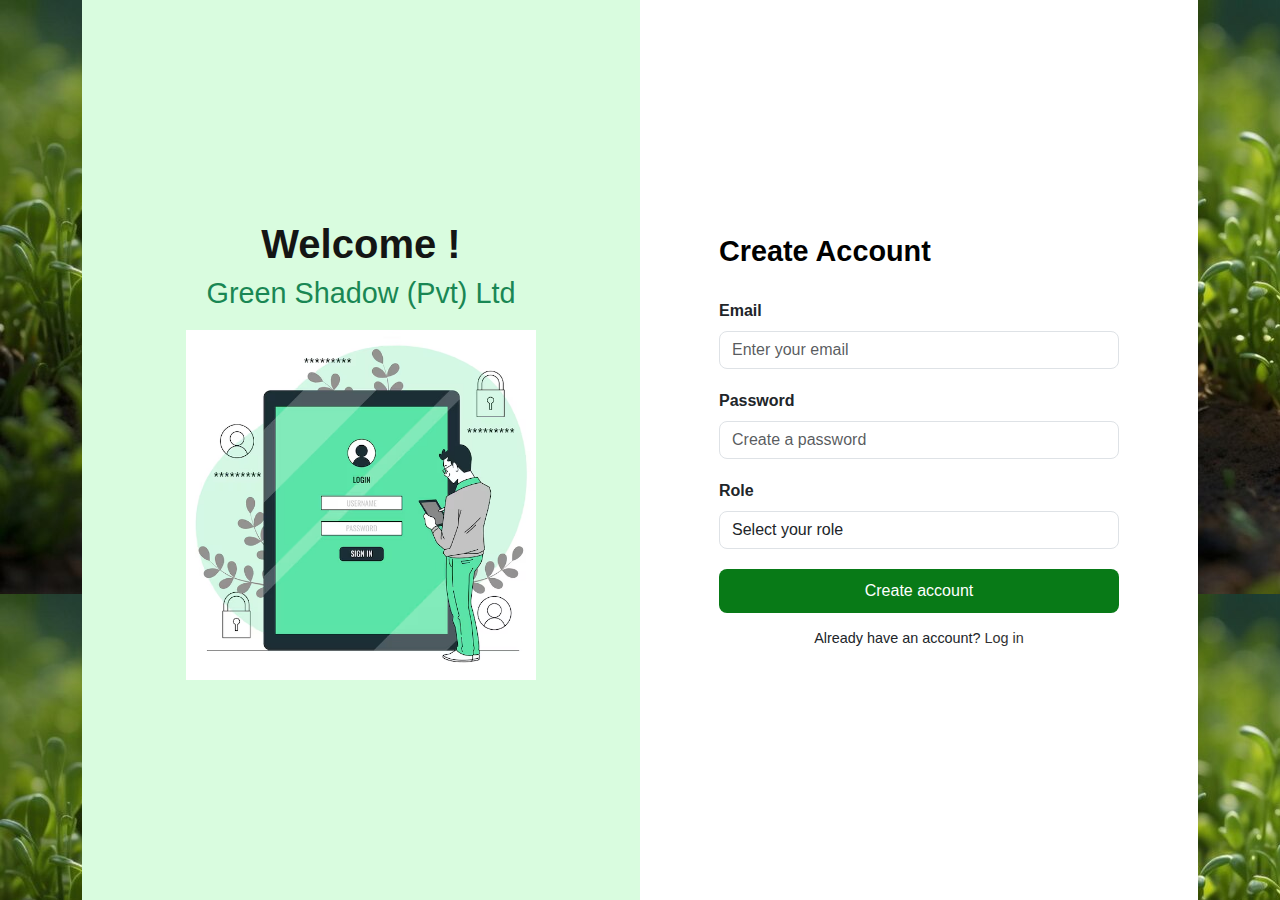
<file: pages/signup.html>
<!DOCTYPE html>
<html lang="en">
<head>
    <meta charset="UTF-8">
    <meta name="viewport" content="width=device-width, initial-scale=1.0">
    <title>Sign Up</title>
    <link href="https://cdn.jsdelivr.net/npm/bootstrap@5.3.0/dist/css/bootstrap.min.css" rel="stylesheet">
    <script src="https://code.jquery.com/jquery-3.6.0.min.js"></script>
    <link href="/css/signup.css" rel="stylesheet"/>
</head>
<body>
<div class="container">
    <!-- Left Section -->
    <div class="left-section">
        <h1>Welcome !</h1>
        <h2>Green Shadow (Pvt) Ltd</h2>

        <img src="/img/signup.avif">
    </div>

    <!-- Right Section -->
    <div class="right-section">
        <div class="form-container">
            <h2>Create Account</h2>
            <form id="signupForm">
                <label for="email" class="form-label">Email</label>
                <input type="email" id="email" class="form-control" placeholder="Enter your email" required>

                <label for="password" class="form-label">Password</label>
                <input type="password" id="password" class="form-control" placeholder="Create a password" required>
                <!-- <p style="font-size: 0.9rem; color: #777;">Must be at least 8 characters</p> -->

                <label for="role" class="form-label">Role</label>
                <select id="role" class="form-control" required>
                    <option value="">Select your role</option>
                    <option value="ADMINISTRATIVE">ADMINISTRATIVE</option>
                    <option value="MANAGER">MANAGER</option>
                    <option value="SCIENTIST">SCIENTIST</option>
                    <option value="OTHER">OTHER</option>
                </select>

                <button type="submit" class="btn btn-custom w-100">Create account</button>
            </form>

            <div class="already-account">
                <p>Already have an account? <a href="/pages/index.html">Log in</a></p>
            </div>
        </div>
    </div>
</div>
<script src="https://cdn.jsdelivr.net/npm/@popperjs/core@2.11.6/dist/umd/popper.min.js"></script>
<script src="https://cdn.jsdelivr.net/npm/bootstrap@5.3.0/dist/js/bootstrap.min.js"></script>
<script src="/js/signup.js"></script>
</body>
</html>
</file>
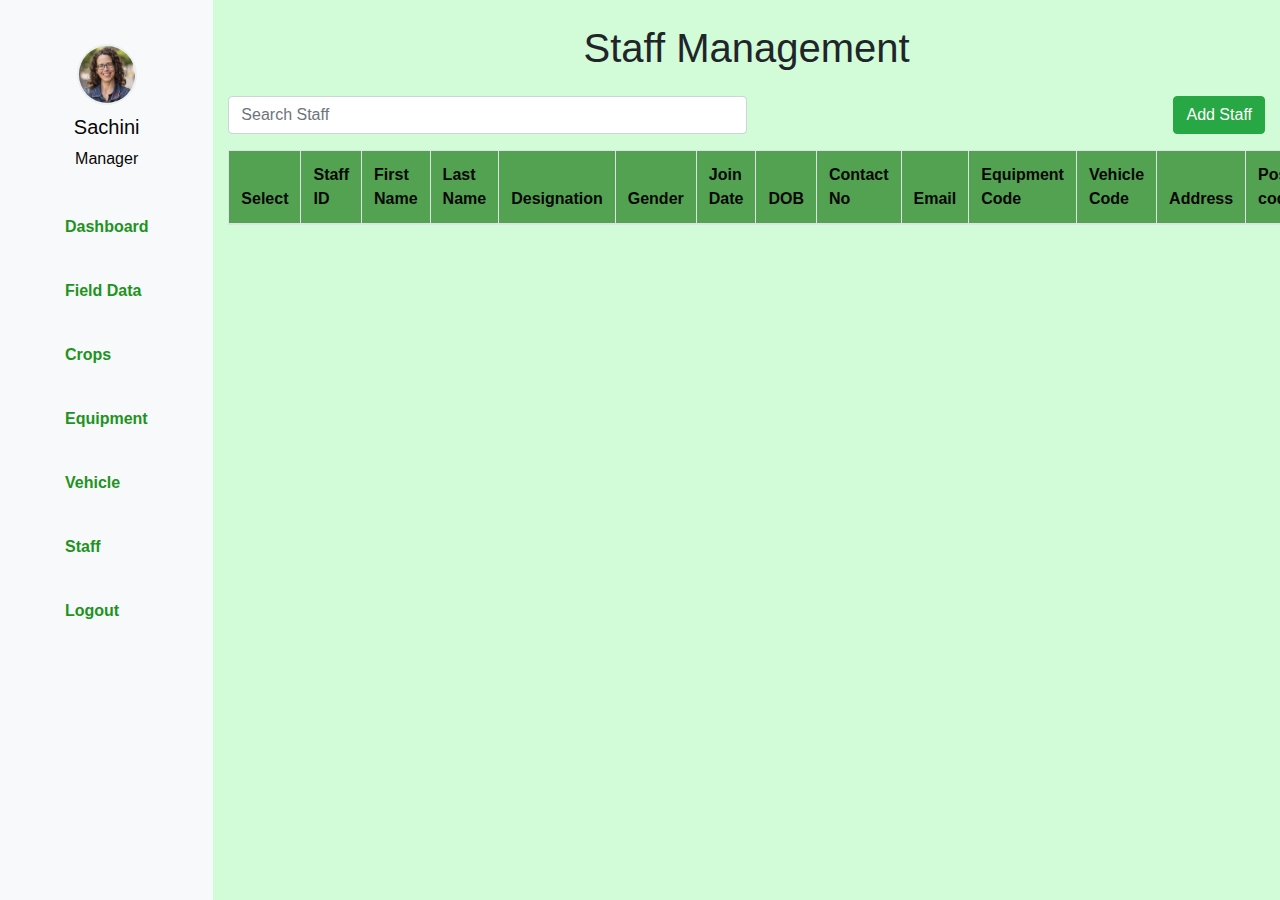
<file: pages/staff.html>
<!DOCTYPE html>
<html lang="en">
<head>
    <meta charset="UTF-8">
    <meta name="viewport" content="width=device-width, initial-scale=1.0">
    <title>Staff Management</title>
    <link href="https://stackpath.bootstrapcdn.com/bootstrap/4.5.2/css/bootstrap.min.css" rel="stylesheet">
    
    <link rel="stylesheet" href="/css/main.css">
</head>
<body>

<div class="container-fluid">
    <div class="row">
        <!-- Sidebar -->
        <div class="col-md-3 col-lg-2 bg-light sidebar">
            <div class="profile-section text-center mt-4">
                <img src="/img/profileimg.jpg" alt="Profile Picture" class="rounded-circle" width="60">
                <h5>Sachini</h5>
                <p>Manager</p>
            </div>
            <ul class="nav flex-column mt-4">
                <li class="nav-item">
                    <a class="nav-link" href="/pages/">Dashboard</a>
                </li>
                <li class="nav-item">
                    <a class="nav-link" href="/pages/field.html">Field Data</a>
                </li>
                <li class="nav-item">
                    <a class="nav-link" href="/pages/crop.html">Crops</a>
                </li>
                <li class="nav-item">
                    <a class="nav-link" href="/pages/equipment.html">Equipment</a>
                </li>
                <li class="nav-item">
                    <a class="nav-link" href="/pages/vehicle.html">Vehicle</a>
                </li>
                <li class="nav-item active">
                    <a class="nav-link" href="/pages/staff.html">Staff</a>
                </li>
                <li class="nav-item">
                    <a class="nav-link" href="#">Logout</a>
                </li>
            </ul>
        </div>

        <!-- Main Content -->
        <div class="col-md-9 col-lg-10 main-content">
            <h1 class="my-4 text-center">Staff Management</h1>

            <!-- Search Bar and Add Button -->
            <div class="d-flex justify-content-between align-items-center mb-3">
                <input type="text" class="form-control w-50" placeholder="Search Staff">
                <button class="btn btn-success" data-toggle="modal" data-target="#addStaffModal">Add Staff</button>
            </div>

            <!-- Staff Table -->
            <table class="table table-bordered">
                <thead class="thead">
                <tr>
                    <th>Select</th>
                    <th>Staff ID</th>
                    <th>First Name</th>
                    <th>Last Name</th>
                    <th>Designation</th>
                    <th>Gender</th>
                    <th>Join Date</th>
                    <th>DOB</th>
                    <th>Contact No</th>
                    <th>Email</th>
                    <th>Equipment Code</th>
                    <th>Vehicle Code</th>
                    <th>Address</th>
                    <th>Postal code</th>
                    <th>Actions</th>
                </tr>
                </thead>
                <tbody>
                <!-- Staff data rows will go here -->
                </tbody>
            </table>
        </div>
    </div>
</div>

<!-- Add Staff Modal -->
<div class="modal fade" id="addStaffModal" tabindex="-1" aria-labelledby="addStaffModalLabel" aria-hidden="true">
    <div class="modal-dialog modal-lg">
        <div class="modal-content">
            <div class="modal-header">
                <h5 class="modal-title" id="addStaffModalLabel">Staff Details</h5>
                <button type="button" class="close" data-dismiss="modal" aria-label="Close">
                    <span aria-hidden="true">&times;</span>
                </button>
            </div>
            <div class="modal-body">
                <form id="staffForm">
                    <div class="form-row">
                        <div class="form-group col-md-6">
                            <label for="staffId">Staff ID</label>
                            <input type="text" class="form-control" id="staffId" placeholder="Enter Staff ID">
                        </div>
                        <div class="form-group col-md-6">
                            <label for="firstName">First Name</label>
                            <input type="text" class="form-control" id="firstName" placeholder="Enter First Name">
                        </div>
                    </div>
                    <div class="form-row">
                        <div class="form-group col-md-6">
                            <label for="lastName">Last Name</label>
                            <input type="text" class="form-control" id="lastName" placeholder="Enter Last Name">
                        </div>
                        <div class="form-group col-md-6">
                            <label for="designation">Designation</label>
                            <input type="text" class="form-control" id="designation" placeholder="Enter Designation">
                        </div>
                    </div>
                    <div class="form-row">
                        <div class="form-group col-md-6">
                            <label for="gender">Gender</label>
                            <select class="form-control" id="gender">
                                <option value="Male">MALE</option>
                                <option value="Female">FEMALE</option>
                                <option value="Other">OTHER</option>
                            </select>
                        </div>
                        <div class="form-group col-md-6">
                            <label for="joinDate">Join Date</label>
                            <input type="date" class="form-control" id="joinDate">
                        </div>
                    </div>
                    <div class="form-row">
                        <div class="form-group col-md-6">
                            <label for="dob">Date of Birth</label>
                            <input type="date" class="form-control" id="dob">
                        </div>
                        <div class="form-group col-md-6">
                            <label for="contactNo">Contact No</label>
                            <input type="text" class="form-control" id="contactNo" placeholder="Enter Contact Number">
                        </div>
                    </div>
                    <div class="form-row">
                        <div class="form-group col-md-6">
                            <label for="email">Email</label>
                            <input type="email" class="form-control" id="email" placeholder="Enter Email">
                        </div>
                    
                        <div class="form-row">
                            <div class="form-group col-md-6">
                                <label for="address">Address</label>
                                <input type="text" class="form-control" id="address" placeholder="Enter address">
                            </div>
                            <div class="form-group col-md-6">
                                <label for="postalCode">postal Code</label>
                                <input type="text" class="form-control" id="postalCode" placeholder="Postal Code">
                            </div>
                        </div>
                        <div class="form-group col-md-6">
                            <label for="equipmentCode">Equipment Code</label>
                            <input type="text" class="form-control" id="equipmentCode" placeholder="Enter Equipment Code">
                        </div>
                    </div>
                    <div class="form-group">
                        <label for="vehicleCode">Vehicle Code</label>
                        <input type="text" class="form-control" id="vehicleCode" placeholder="Enter Vehicle Code">
                    </div>
                </form>
            </div>
            <div class="modal-footer">
                <button type="button" class="btn btn-primary" onclick="saveStaff()">Save</button>
                <button type="button" class="btn btn-info" onclick="updateStaff()">Update</button>
                <button type="button" class="btn btn-warning" onclick="getAllStaff()">Get All</button>
                <button type="button" class="btn btn-danger" onclick="deleteStaff()">Delete</button>
                <button type="button" class="btn btn-secondary" data-dismiss="modal">Close</button>
            </div>
        </div>
    </div>
</div>

<script src="https://code.jquery.com/jquery-3.5.1.min.js"></script>
<script src="https://stackpath.bootstrapcdn.com/bootstrap/4.5.2/js/bootstrap.bundle.min.js"></script>
<script src="/js/staff.js"></script>
</body>
</html>
</file>
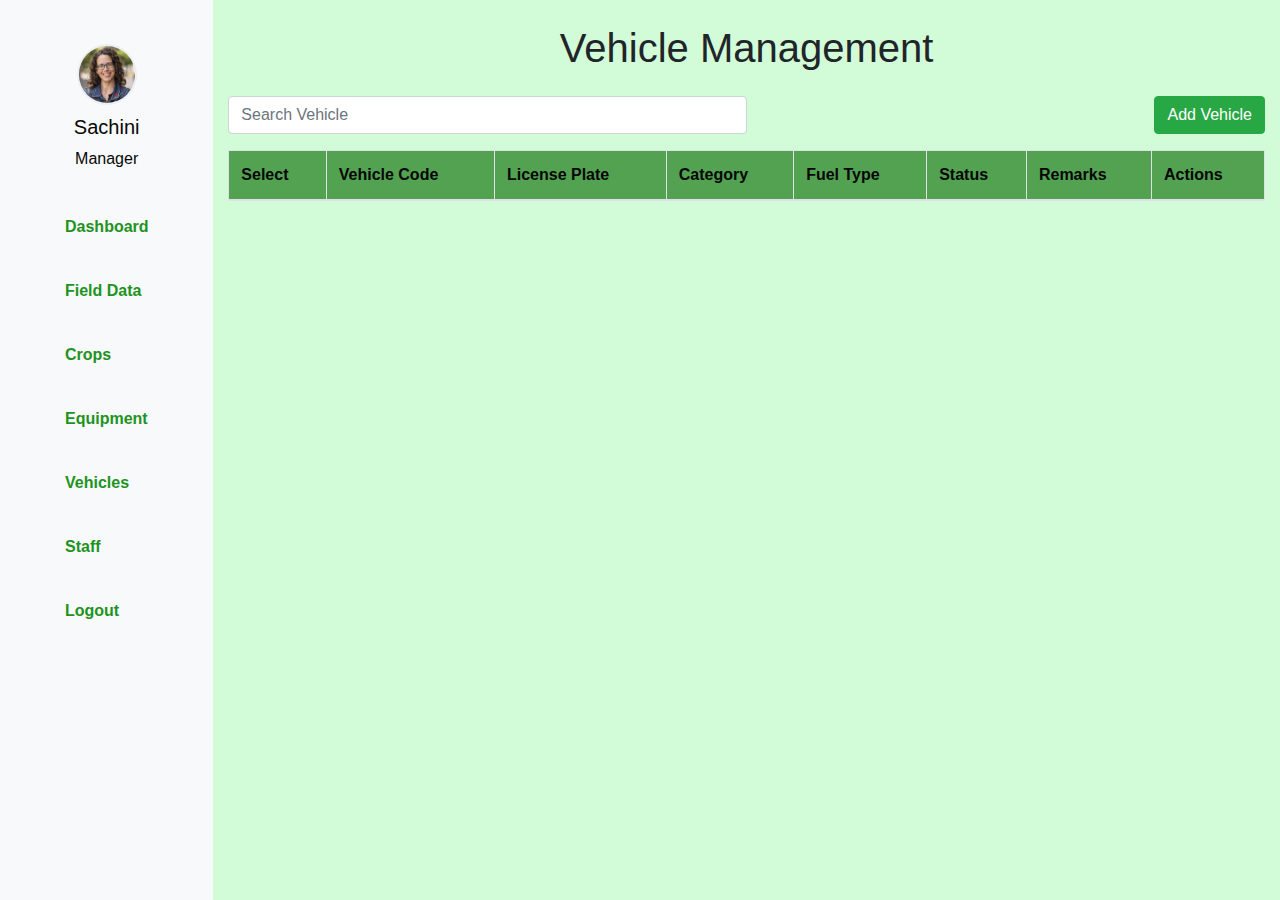
<file: pages/vehicle.html>
<!DOCTYPE html>
<html lang="en">
<head>
    <meta charset="UTF-8">
    <meta name="viewport" content="width=device-width, initial-scale=1.0">
    <title>Vehicle Management</title>
    <link href="https://stackpath.bootstrapcdn.com/bootstrap/4.5.2/css/bootstrap.min.css" rel="stylesheet">
    <link rel="stylesheet" href="/css/main.css">
</head>
<body>

<div class="container-fluid">
    <div class="row">
        <!-- Sidebar -->
        <div class="col-md-3 col-lg-2 bg-light sidebar">
        

            <div class="profile-section text-center mt-4">
                <img src="/img/profileimg.jpg" alt="Profile Picture" class="rounded-circle" width="60">
                <h5>Sachini</h5>
                <p>Manager</p>
            </div>
            <ul class="nav flex-column mt-4">
                <li class="nav-item">
                    <a class="nav-link" href="#">Dashboard</a>
                </li>
                <li class="nav-item">
                    <a class="nav-link" href="/pages/field.html">Field Data</a>
                </li>
                <li class="nav-item">
                    <a class="nav-link" href="/pages/crop.html">Crops</a>
                </li>
                <li class="nav-item">
                    <a class="nav-link" href="/pages/equipment.html">Equipment</a>
                </li>
                <li class="nav-item active">
                    <a class="nav-link" href="/pages/vehicle.html">Vehicles</a>
                </li>
                <li class="nav-item">
                    <a class="nav-link" href="/pages/staff.html">Staff</a>
                </li>
                <li class="nav-item">
                    <a class="nav-link" href="#">Logout</a>
                </li>
            </ul>
        </div>

        <!-- Main Content -->
        <div class="col-md-9 col-lg-10 main-content">
            <h1 class="my-4 text-center">Vehicle Management</h1>
            <!-- <button class="back-button" onclick="goBack()">
                <img src="https://img.icons8.com/ios-filled/50/000000/left.png" alt="Back Icon"> 
            </button> -->

            <!-- Search Bar and Add Button -->
            <div class="d-flex justify-content-between align-items-center mb-3">
                <input type="text" class="form-control w-50" placeholder="Search Vehicle">
                <button class="btn btn-success" data-toggle="modal" data-target="#addVehicleModal">Add Vehicle</button>
            </div>

            <!-- Vehicle Table -->
            <table class="table table-bordered">
                <thead class="thead">
                <tr>
                    <th>Select</th>
                    <th>Vehicle Code</th>
                    <th>License Plate</th>
                    <th>Category</th>
                    <th>Fuel Type</th>
                    <th>Status</th>
                    <th>Remarks</th>
                    <th>Actions</th>
                </tr>
                </thead>
                <tbody>
                <!-- Vehicle data rows will go here -->
                </tbody>
            </table>
        </div>
    </div>
</div>

<!-- Add Vehicle Modal -->
<div class="modal fade" id="addVehicleModal" tabindex="-1" aria-labelledby="addVehicleModalLabel" aria-hidden="true">
    <div class="modal-dialog modal-lg">
        <div class="modal-content">
            <div class="modal-header">
                <h5 class="modal-title" id="addVehicleModalLabel">Vehicle Details</h5>
                <button type="button" class="close" data-dismiss="modal" aria-label="Close">
                    <span aria-hidden="true">&times;</span>
                </button>
            </div>
            <div class="modal-body">
                <form id="vehicleForm">
                    <div class="form-row">
                        <div class="form-group col-md-6">
                            <label for="vehicleCode">Vehicle Code</label>
                            <input type="text" class="form-control" id="vehicleCode" placeholder="Enter Vehicle Code">
                        </div>
                        <div class="form-group col-md-6">
                            <label for="licensePlate">License Plate</label>
                            <input type="text" class="form-control" id="licensePlate" placeholder="Enter License Plate">
                        </div>
                    </div>
                    <div class="form-row">
                        <div class="form-group col-md-6">
                            <label for="category">Category</label>
                            <input type="text" class="form-control" id="category" placeholder="Enter Category">
                        </div>
                        <div class="form-group col-md-6">
                            <label for="fuelType">Fuel Type</label>
                            <input type="text" class="form-control" id="fuelType" placeholder="Enter Fuel Type">
                        </div>
                    </div>
                    <div class="form-row">
                        <div class="form-group col-md-6">
                            <label for="status">Status</label>
                            <input type="text" class="form-control" id="status" placeholder="Enter Status">
                        </div>
                        <div class="form-group col-md-6">
                            <label for="remarks">Remarks</label>
                            <input type="text" class="form-control" id="remarks" placeholder="Enter Remarks">
                        </div>
                    </div>
                </form>
            </div>
            <div class="modal-footer">
                <button type="button" class="btn btn-primary" onclick="saveVehicle()">Save</button>
                <button type="button" class="btn btn-info" onclick="updateVehicle()">Update</button>
                <button type="button" class="btn btn-warning" onclick="getAllVehicles()">Get All</button>
                <button type="button" class="btn btn-danger" onclick="deleteVehicle()">Delete</button>
                <button type="button" class="btn btn-secondary" data-dismiss="modal">Close</button>
            </div>
        </div>
    </div>
</div>

<script src="https://code.jquery.com/jquery-3.5.1.min.js"></script>
<script src="https://stackpath.bootstrapcdn.com/bootstrap/4.5.2/js/bootstrap.bundle.min.js"></script>
<script src="/js/vehicle.js"></script>
</body>
</html>
</file>
<file: css/signup.css>
body {
    margin: 0;
    font-family: 'Arial', sans-serif;
    display: flex;
    height: 100vh;
    /* background-color: #bbfab8; */
    background-image: url('/img/siginup2.jpg');
}

.container {
    display: flex;
    width: 100%;
    height: 100%;
}

.left-section {
    flex: 1;
    background-color: #d9fcdf;
    color: white;
    display: flex;
    flex-direction: column;
    justify-content: center;
    align-items: center;
    padding: 20px;
    text-align: center;
}

.left-section h1 {
    font-size: 2.5rem;
    font-weight: bold;
    /*margin-bottom: 20px;*/
    color: #141514;
}
.left-section h2{
    font-size: 1.8rem;
    margin-bottom: 20px;
    color: #198754;
}
.left-section img{
    width: 350px; /* Set the width */
    height: auto; /* Maintain aspect ratio */
}

.left-section p {
    font-size: 1.2rem;
    line-height: 1.5;
    color: #0a0a0a;
}

.right-section {
    flex: 1;
    background-color: #ffffff;
    display: flex;
    justify-content: center;
    align-items: center;
    padding: 20px;
}

.form-container {
    width: 100%;
    max-width: 400px;
}

.form-container h2 {
    font-size: 1.8rem;
    font-weight: bold;
    margin-bottom: 30px;
    color: #000;
}

.form-container .form-label {
    font-weight: bold;
}

.form-container .form-control {
    border-radius: 8px;
    margin-bottom: 20px;
}

.btn-custom {
    background-color:  #087a17;
    border: none;
    padding: 10px;
    font-size: 1rem;
    border-radius: 8px;
    color: white;
}

.btn-custom:hover {
    background-color: rgba(183, 236, 180, 0.86);
}

.google-btn {
    background-color: white;
    color: #333;
    border: 1px solid #ddd;
    padding: 10px;
    width: 100%;
    border-radius: 8px;
    font-weight: bold;
}

.google-btn:hover {
    background-color: #f8f8f8;
}

.already-account {
    margin-top: 15px;
    font-size: 0.9rem;
    text-align: center;
}

.already-account a {
    color: #333333;
    text-decoration: none;
}

.already-account a:hover {
    text-decoration: underline;
    color: #087a17;
    font-size: 1rem;
}
</file>
<file: css/main.css>
/* Sidebar Styles */
body{
    background-color: #d1fcd7;
    /* background-image: url('/img/paddy.jpg'); */
    background-size: cover; /* Ensures the image covers the entire screen */
    background-position: center; /* Centers the image */
    background-repeat: no-repeat
}
.sidebar {
    background-color: #c6e7a6; /* Change this to your desired background color */
    color: #090909; /* Text color */
    height: 100vh; /* Full height */
    padding-top: 20px;
}

.sidebar .nav-link {
    color: #1e931e;
    font-weight: 700;
    padding-top: 20px;
    padding-bottom: 20px;
    padding-left: 50px;
    transition: background-color 0.3s ease;
}

.sidebar .nav-link:hover {
    background-color: #a9e8ac; /* Background color on hover */
    color: #ffffff;
}

.sidebar .nav-link.active {
    background-color: #bcfab5; /* Background color for active link */
    color: #ffffff;
}

.profile-section {
    color: #070707;
}

.thead{
    background-color: #52a252;
    color: #070707;
}
.tBody{
    background-color: #f4faf4;
}

.profile-section img {
    border: 2px solid #ecf0f1;
    margin-bottom: 10px;
}
.search-container {
    display: flex;
    margin-bottom: 10px;
}
.search-container input {
    width: 300px;
    padding: 8px;
    font-size: 16px;
    border: 1px solid #ccc;
    border-radius: 4px;
}
.search-container button {
    padding: 8px 15px;
    font-size: 16px;
    background-color: #4CAF50;
    color: white;
    border: none;
    border-radius: 4px;
    cursor: pointer;
    margin-left: 5px;
}
.search-container button:hover {
    background-color: #45a049;
}

.back-button {
    display: flex;
    align-items: center;
    gap: 8px; /* Space between icon and text */
    padding: 10px 20px;
    font-size: 16px;
    color: #ffffff;
    background-color: #007bff; /* Blue color */
    border: none;
    border-radius: 5px;
    cursor: pointer;
    text-align: center;
    box-shadow: 0px 4px 6px rgba(0, 0, 0, 0.1);
    transition: background-color 0.3s ease;
}

.back-button img {
    width: 20px;
    height: 20px;
}

.back-button:hover {
    background-color: #0056b3; /* Darker blue on hover */
}

.back-button:active {
    background-color: #003f7f; /* Even darker blue when clicked */
    transform: scale(0.98); /* Slightly shrink the button on click */
}
</file>
